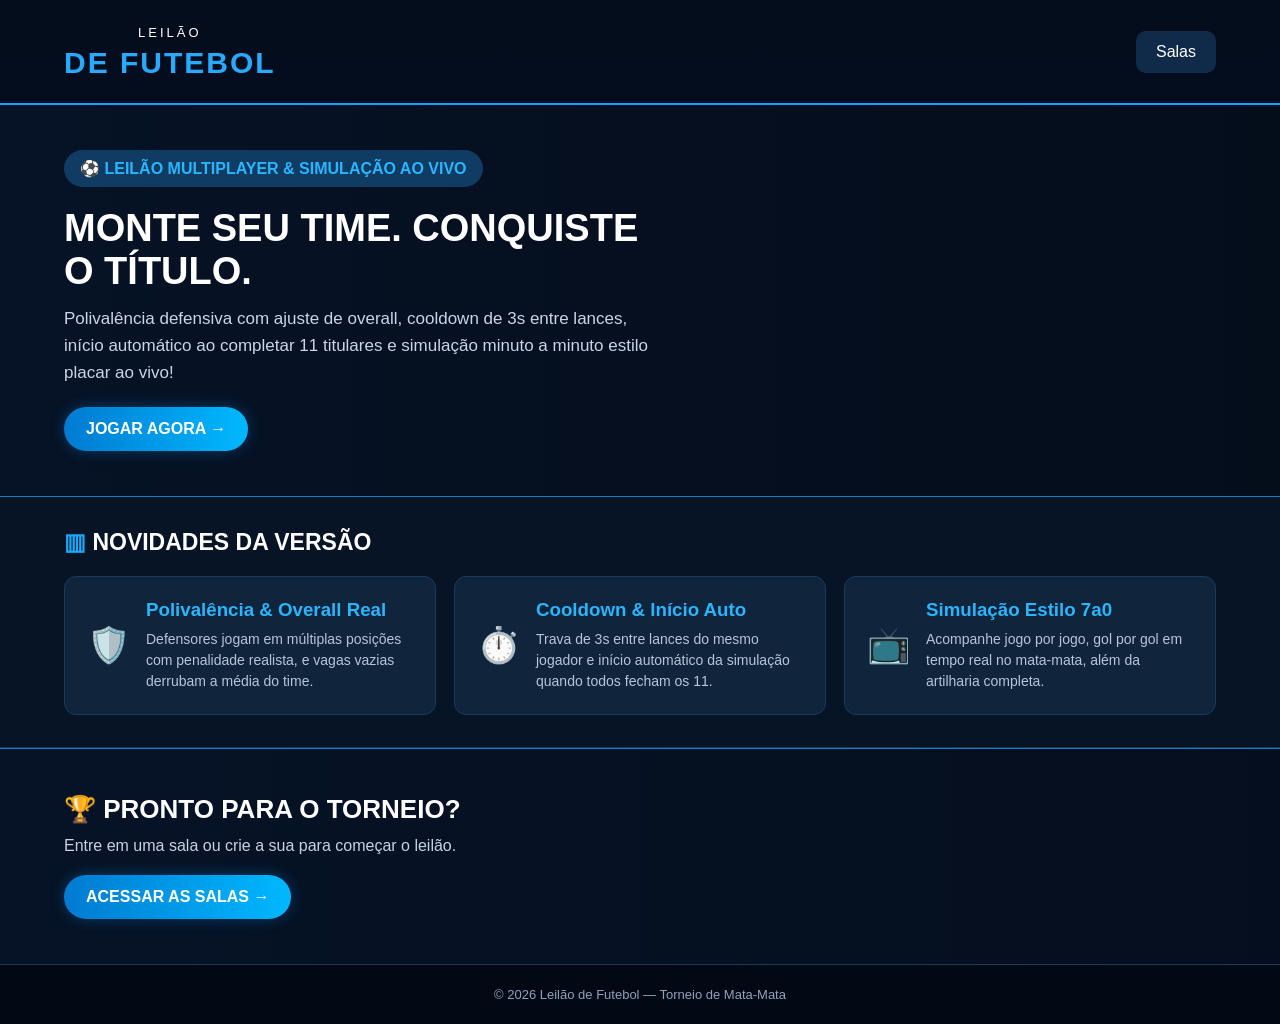
<file: index.html>
<!DOCTYPE html>
<html lang="pt-br">
<head>
<meta charset="UTF-8">
<meta name="viewport" content="width=device-width, initial-scale=1.0">
<title>Leilão de Futebol</title>
<style>
*{margin:0;padding:0;box-sizing:border-box}
body{background:#050d1a;color:#fff;font-family:Arial,sans-serif}
a{text-decoration:none}
.topo{background:linear-gradient(rgba(4,13,29,.78),rgba(4,13,29,.96)),url("https://images.unsplash.com/photo-1522778119026-d647f0596c20?w=1600");background-position:center;background-size:cover;min-height:105px;padding:12px 5%;display:flex;justify-content:space-between;align-items:center;border-bottom:2px solid #159eff}
.logo{text-align:center}.logo span{font-size:13px;letter-spacing:3px}.logo h1{color:#27aaff;font-size:30px;margin-top:5px;letter-spacing:2px}
.menu{display:flex;gap:12px;flex-wrap:wrap}.menu a{color:white;background:#102b4a;padding:12px 20px;border-radius:10px}
.menu a:hover{background:#078de5}
.destaque{min-height:310px;padding:45px 5%;display:flex;align-items:center;background:linear-gradient(90deg,#061225 5%,rgba(5,15,32,.83) 55%,rgba(5,15,32,.2)),url("https://images.unsplash.com/photo-1508098682722-e99c43a406b2?w=1600") center/cover;border-bottom:1px solid #147fc4}
.informacoes-destaque{max-width:600px}.etiqueta{display:inline-block;background:#103b63;color:#29b6ff;padding:9px 16px;border-radius:20px;font-weight:bold;margin-bottom:20px}
.informacoes-destaque h2{font-size:clamp(25px,4vw,38px);margin-bottom:12px}.informacoes-destaque p{color:#c7d7e9;font-size:17px;line-height:1.6;margin-bottom:20px}
.botao{display:inline-block;background:linear-gradient(90deg,#007bd1,#00b8ff);color:white;padding:13px 22px;border-radius:25px;font-weight:bold;box-shadow:0 0 15px #009dff4d}
.mercado{padding:32px 5%;background:#071426;border-bottom:1px solid #123b5c}
.titulo{font-size:23px;margin-bottom:20px}.titulo span{color:#19aaff}
.cards{display:grid;grid-template-columns:repeat(3,minmax(0,1fr));gap:18px}
.card{display:flex;align-items:center;gap:15px;background:#10243c;padding:22px;border-radius:12px;border:1px solid #183b5d}
.icone{font-size:35px}.card h3{color:#29b6ff;margin-bottom:8px}.card p{color:#b6c6d8;font-size:14px;line-height:1.5}
.acesso{padding:45px 5%;background:linear-gradient(90deg,#061225 15%,rgba(5,15,32,.7)),url("https://images.unsplash.com/photo-1431324155629-1a6deb1dec8d?w=1600") center/cover;border-top:1px solid #147fc4}
.acesso h2{font-size:26px;margin-bottom:12px}.acesso p{color:#c4d4e5;margin-bottom:20px}
footer{background:#030914;text-align:center;padding:22px;color:#8ca4bb;font-size:13px;border-top:1px solid #123b5c}
@media(max-width:700px){.topo{flex-direction:column;gap:18px}.logo h1{font-size:24px}.menu{width:100%;justify-content:center}.menu a{padding:10px 16px}.destaque{min-height:290px;padding:30px 6%}.cards{grid-template-columns:1fr}.acesso h2{font-size:21px}}
</style>
</head>
<body>
<header class="topo"><div class="logo"><span>LEILÃO</span><h1>DE FUTEBOL</h1></div><nav class="menu"><a href="Sala.html">Salas</a></nav></header>
<main>
<section class="destaque"><div class="informacoes-destaque"><span class="etiqueta">⚽ LEILÃO MULTIPLAYER & SIMULAÇÃO AO VIVO</span><h2>MONTE SEU TIME. CONQUISTE O TÍTULO.</h2><p>Polivalência defensiva com ajuste de overall, cooldown de 3s entre lances, início automático ao completar 11 titulares e simulação minuto a minuto estilo placar ao vivo!</p><a href="Sala.html" class="botao">JOGAR AGORA →</a></div></section>
<section class="mercado"><h2 class="titulo"><span>▥</span> NOVIDADES DA VERSÃO</h2><div class="cards">
<div class="card"><span class="icone">🛡️</span><div><h3>Polivalência & Overall Real</h3><p>Defensores jogam em múltiplas posições com penalidade realista, e vagas vazias derrubam a média do time.</p></div></div>
<div class="card"><span class="icone">⏱️</span><div><h3>Cooldown & Início Auto</h3><p>Trava de 3s entre lances do mesmo jogador e início automático da simulação quando todos fecham os 11.</p></div></div>
<div class="card"><span class="icone">📺</span><div><h3>Simulação Estilo 7a0</h3><p>Acompanhe jogo por jogo, gol por gol em tempo real no mata-mata, além da artilharia completa.</p></div></div>
</div></section>
<section class="acesso"><h2>🏆 PRONTO PARA O TORNEIO?</h2><p>Entre em uma sala ou crie a sua para começar o leilão.</p><a href="Sala.html" class="botao">ACESSAR AS SALAS →</a></section>
</main>
<footer>© 2026 Leilão de Futebol — Torneio de Mata-Mata</footer>
</body></html>
</file>
